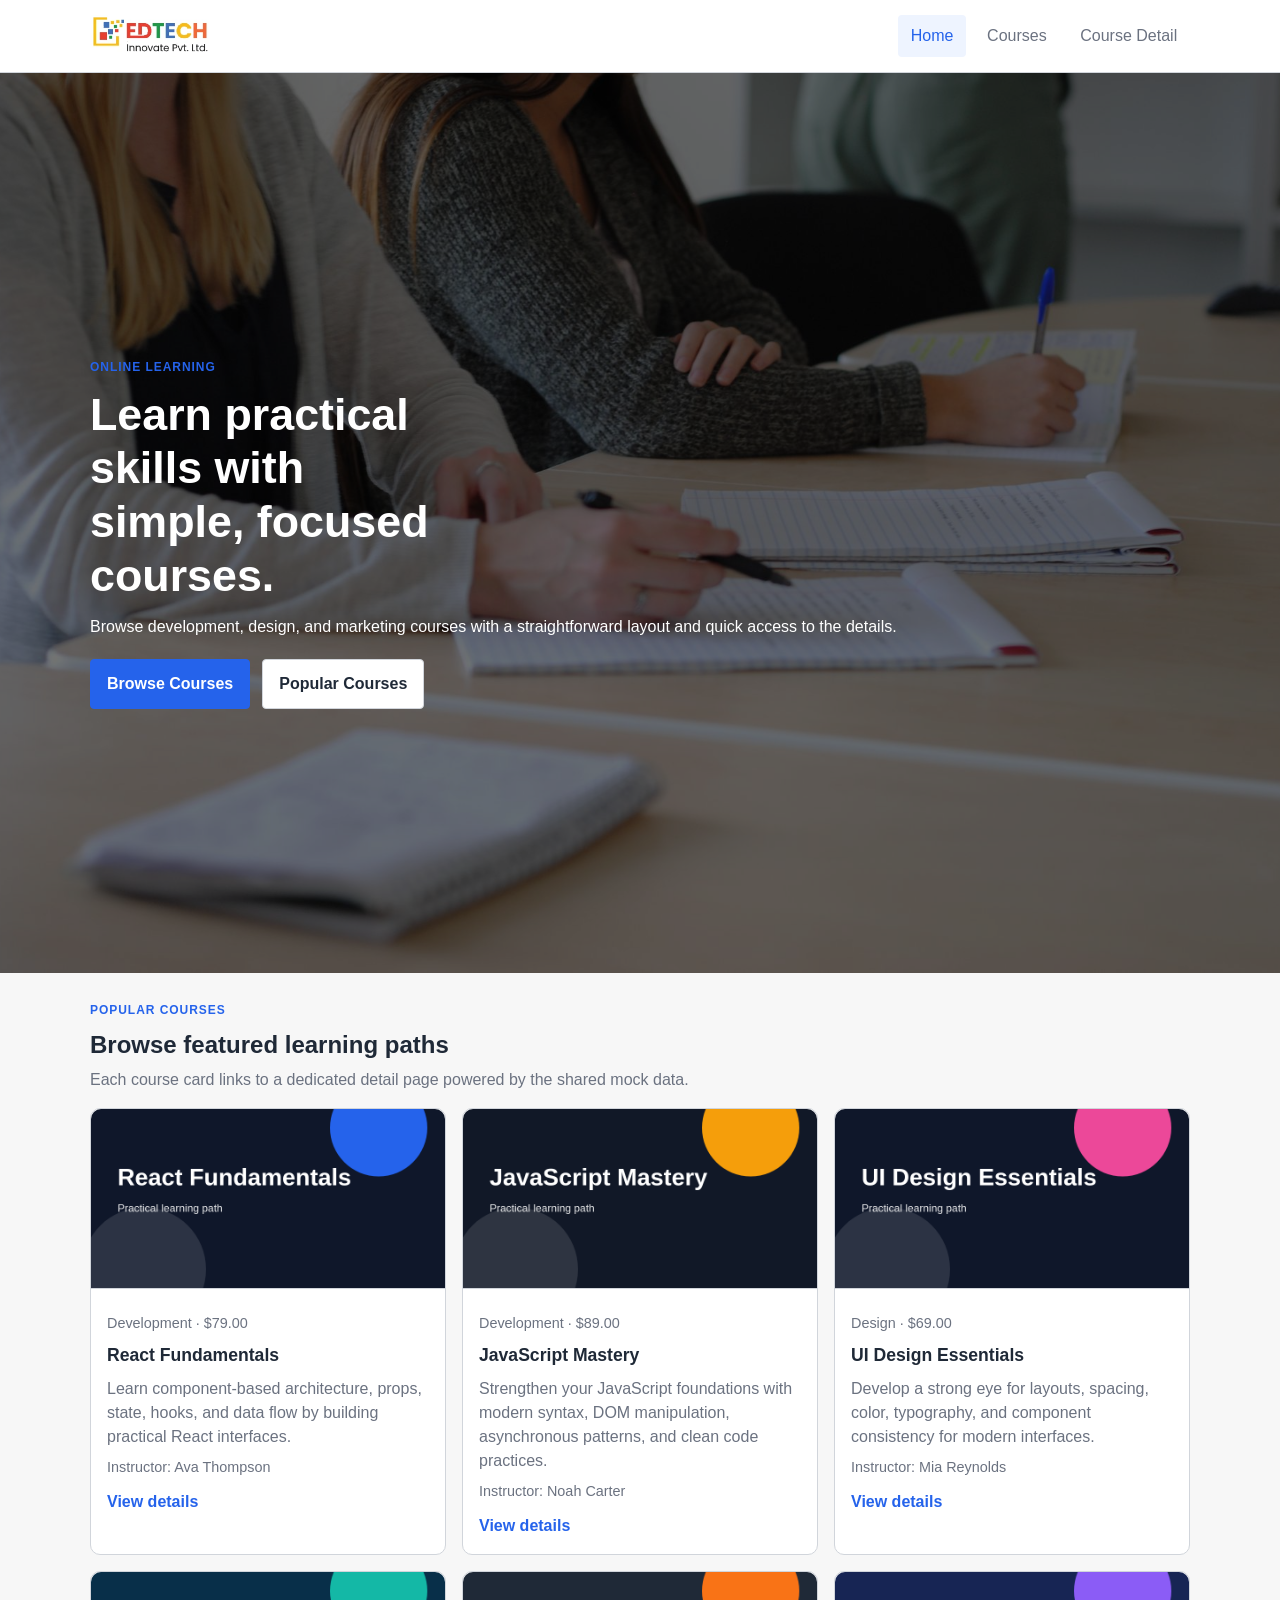
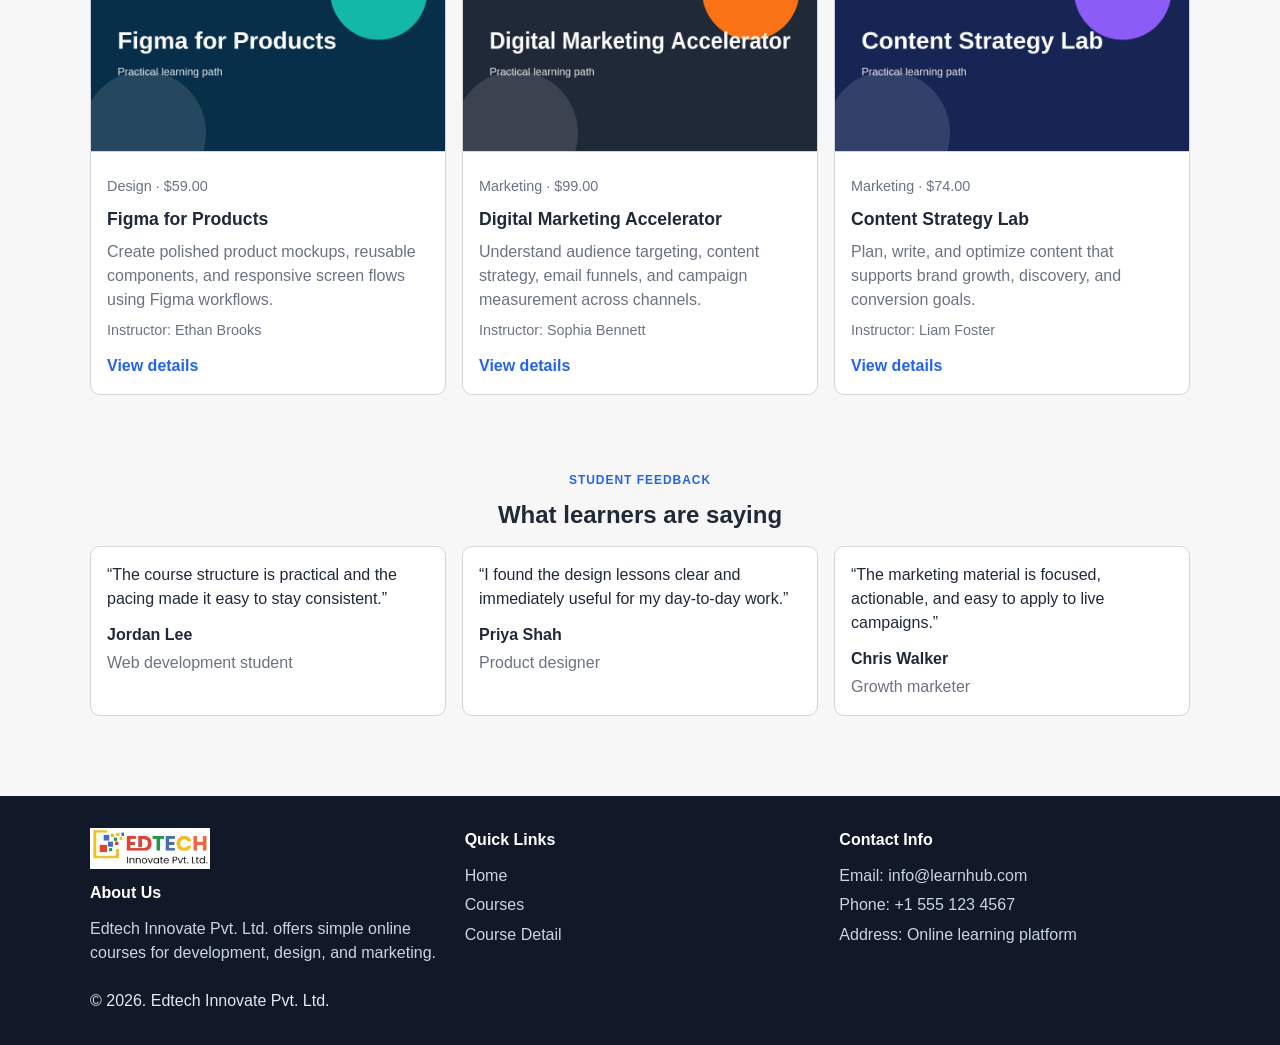
<file: index.html>
<!DOCTYPE html>
<html lang="en">

<head>
    <meta charset="UTF-8">
    <meta name="viewport" content="width=device-width, initial-scale=1.0">
    <title>LearnHub | Home</title>
    <link rel="preconnect" href="https://fonts.googleapis.com">
    <link rel="preconnect" href="https://fonts.gstatic.com" crossorigin>
    <link href="https://fonts.googleapis.com/css2?family=Manrope:wght@400;500;600;700;800&display=swap"
        rel="stylesheet">
    <link rel="stylesheet" href="css/style.css">
    <script src="js/courses.js" defer></script>
    <script src="js/script.js" defer></script>
</head>

<body>
    <header class="site-header">
        <div class="container nav-bar">
            <a href="index.html" class="brand" aria-label="LearnHub home">
                <img src="assests/updated-logo.webp" alt="LearnHub logo" class="brand-logo">
            </a>
            <button id="mobile-menu-button" class="menu-button" type="button" aria-controls="mobile-menu"
                aria-expanded="false">
                <span class="sr-only">Toggle menu</span>
                <span></span>
                <span></span>
                <span></span>
            </button>
            <nav class="desktop-nav" aria-label="Primary navigation">
                <a href="index.html" class="nav-link is-current">Home</a>
                <a href="courses.html" class="nav-link">Courses</a>
                <a href="course-detail.html?id=react-fundamentals" class="nav-link">Course Detail</a>
            </nav>
        </div>
        <div id="mobile-menu" class="mobile-nav hidden" aria-label="Mobile navigation">
            <a href="index.html" class="nav-link is-current">Home</a>
            <a href="courses.html" class="nav-link">Courses</a>
            <a href="course-detail.html?id=react-fundamentals" class="nav-link">Course Detail</a>
        </div>
    </header>

    <main>
        <section class="hero-section">
            <div class="container hero-grid">
                <div class="hero-copy">
                    <span class="eyebrow">Online learning</span>
                    <h1>Learn practical skills with simple, focused courses.</h1>
                    <p>Browse development, design, and marketing courses with a straightforward layout and quick access
                        to the details.</p>
                    <div class="hero-actions">
                        <a href="courses.html" class="button button-primary">Browse Courses</a>
                        <a href="#featured-courses" class="button button-secondary">Popular Courses</a>
                    </div>
                </div>
            </div>
        </section>

        <section class="section-block" id="featured-courses">
            <div class="container section-heading">
                <div>
                    <span class="eyebrow">Popular courses</span>
                    <h2>Browse featured learning paths</h2>
                </div>
                <p>Each course card links to a dedicated detail page powered by the shared mock data.</p>
            </div>
            <div class="container">
                <div id="featured-courses-grid" class="course-grid"></div>
            </div>
        </section>

        <section class="section-block testimonials-section">
            <div class="container section-heading centered">
                <div>
                    <span class="eyebrow">Student feedback</span>
                    <h2>What learners are saying</h2>
                </div>
            </div>
            <div class="container testimonial-grid">
                <article class="testimonial-card">
                    <p>“The course structure is practical and the pacing made it easy to stay consistent.”</p>
                    <strong>Jordan Lee</strong>
                    <span>Web development student</span>
                </article>
                <article class="testimonial-card">
                    <p>“I found the design lessons clear and immediately useful for my day-to-day work.”</p>
                    <strong>Priya Shah</strong>
                    <span>Product designer</span>
                </article>
                <article class="testimonial-card">
                    <p>“The marketing material is focused, actionable, and easy to apply to live campaigns.”</p>
                    <strong>Chris Walker</strong>
                    <span>Growth marketer</span>
                </article>
            </div>
        </section>
    </main>

    <footer class="site-footer">
        <div class="container footer-grid">
            <div class="footer-col">
                <img src="assests/updated-logo.webp" alt="LearnHub logo" class="footer-logo">
                <h3>About Us</h3>
                <p>Edtech Innovate Pvt. Ltd. offers simple online courses for development, design, and marketing.</p>
            </div>
            <div class="footer-col">
                <h3>Quick Links</h3>
                <a href="index.html">Home</a>
                <a href="courses.html">Courses</a>
                <a href="course-detail.html?id=react-fundamentals">Course Detail</a>
            </div>
            <div class="footer-col">
                <h3>Contact Info</h3>
                <p>Email: info@learnhub.com</p>
                <p>Phone: +1 555 123 4567</p>
                <p>Address: Online learning platform</p>
            </div>
            <div class="footer-col">© 2026. Edtech Innovate Pvt. Ltd.</div>
        </div>
    </footer>
</body>

</html>
</file>
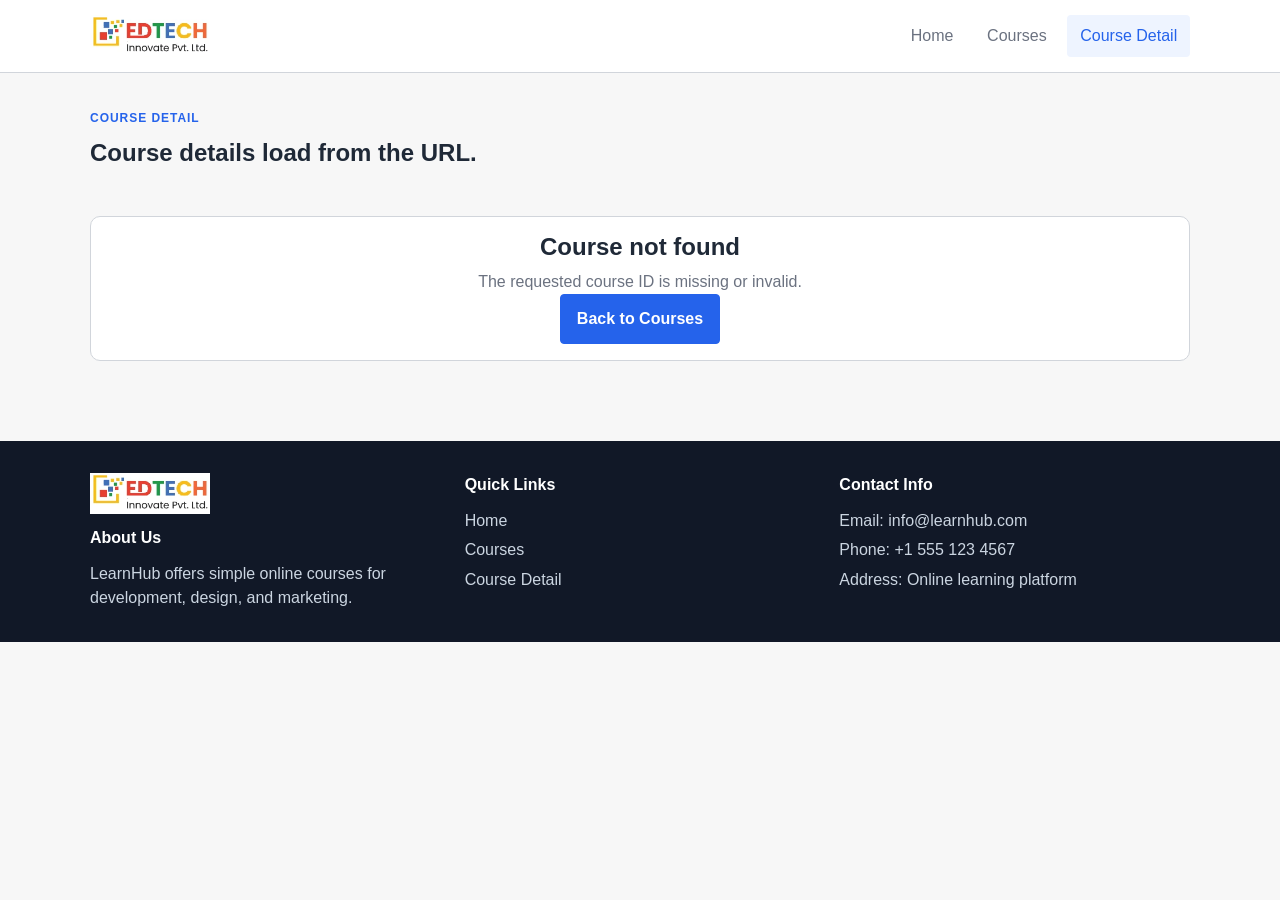
<file: course-detail.html>
<!DOCTYPE html>
<html lang="en">

<head>
    <meta charset="UTF-8">
    <meta name="viewport" content="width=device-width, initial-scale=1.0">
    <title>LearnHub | Course Detail</title>
    <link rel="preconnect" href="https://fonts.googleapis.com">
    <link rel="preconnect" href="https://fonts.gstatic.com" crossorigin>
    <link href="https://fonts.googleapis.com/css2?family=Manrope:wght@400;500;600;700;800&display=swap"
        rel="stylesheet">
    <link rel="stylesheet" href="css/style.css">
    <script src="js/courses.js" defer></script>
    <script src="js/script.js" defer></script>
</head>

<body>
    <header class="site-header">
        <div class="container nav-bar">
            <a href="index.html" class="brand" aria-label="LearnHub home">
                <img src="assests/updated-logo.webp" alt="LearnHub logo" class="brand-logo">
            </a>
            <button id="mobile-menu-button" class="menu-button" type="button" aria-controls="mobile-menu"
                aria-expanded="false">
                <span class="sr-only">Toggle menu</span>
                <span></span>
                <span></span>
                <span></span>
            </button>
            <nav class="desktop-nav" aria-label="Primary navigation">
                <a href="index.html" class="nav-link">Home</a>
                <a href="courses.html" class="nav-link">Courses</a>
                <a href="course-detail.html?id=react-fundamentals" class="nav-link is-current">Course Detail</a>
            </nav>
        </div>
        <div id="mobile-menu" class="mobile-nav hidden" aria-label="Mobile navigation">
            <a href="index.html" class="nav-link">Home</a>
            <a href="courses.html" class="nav-link">Courses</a>
            <a href="course-detail.html?id=react-fundamentals" class="nav-link is-current">Course Detail</a>
        </div>
    </header>

    <main>
        <section class="page-hero compact-hero">
            <div class="container">
                <span class="eyebrow">Course detail</span>
                <h1>Course details load from the URL.</h1>
            </div>
        </section>

        <section class="section-block">
            <div class="container" id="course-detail"></div>
        </section>
    </main>

    <footer class="site-footer">
        <div class="container footer-grid">
            <div class="footer-col">
                <img src="assests/updated-logo.webp" alt="LearnHub logo" class="footer-logo">
                <h3>About Us</h3>
                <p>LearnHub offers simple online courses for development, design, and marketing.</p>
            </div>
            <div class="footer-col">
                <h3>Quick Links</h3>
                <a href="index.html">Home</a>
                <a href="courses.html">Courses</a>
                <a href="course-detail.html?id=react-fundamentals">Course Detail</a>
            </div>
            <div class="footer-col">
                <h3>Contact Info</h3>
                <p>Email: info@learnhub.com</p>
                <p>Phone: +1 555 123 4567</p>
                <p>Address: Online learning platform</p>
            </div>
        </div>
    </footer>
</body>

</html>
</file>
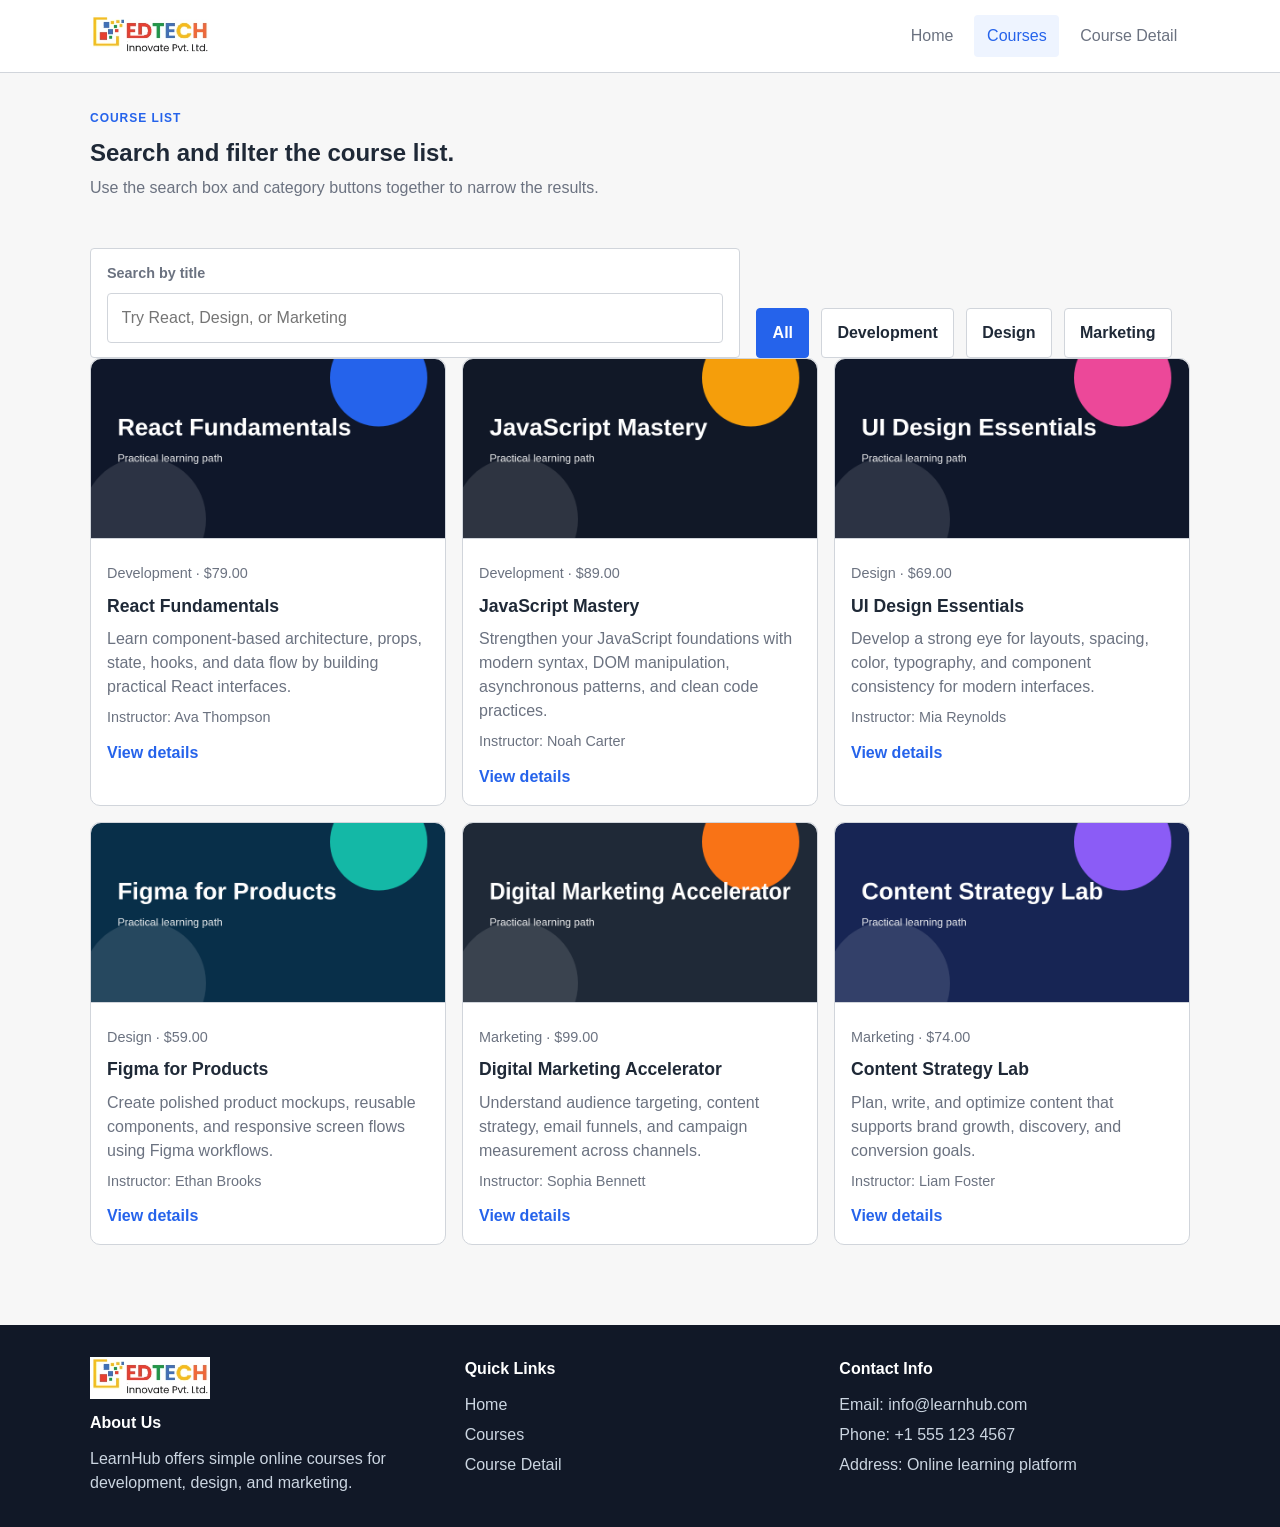
<file: courses.html>
<!DOCTYPE html>
<html lang="en">

<head>
    <meta charset="UTF-8">
    <meta name="viewport" content="width=device-width, initial-scale=1.0">
    <title>LearnHub | Courses</title>
    <link rel="preconnect" href="https://fonts.googleapis.com">
    <link rel="preconnect" href="https://fonts.gstatic.com" crossorigin>
    <link href="https://fonts.googleapis.com/css2?family=Manrope:wght@400;500;600;700;800&display=swap"
        rel="stylesheet">
    <link rel="stylesheet" href="css/style.css">
    <script src="js/courses.js" defer></script>
    <script src="js/script.js" defer></script>
</head>

<body>
    <header class="site-header">
        <div class="container nav-bar">
            <a href="index.html" class="brand" aria-label="LearnHub home">
                <img src="assests/updated-logo.webp" alt="LearnHub logo" class="brand-logo">
            </a>
            <button id="mobile-menu-button" class="menu-button" type="button" aria-controls="mobile-menu"
                aria-expanded="false">
                <span class="sr-only">Toggle menu</span>
                <span></span>
                <span></span>
                <span></span>
            </button>
            <nav class="desktop-nav" aria-label="Primary navigation">
                <a href="index.html" class="nav-link">Home</a>
                <a href="courses.html" class="nav-link is-current">Courses</a>
                <a href="course-detail.html?id=react-fundamentals" class="nav-link">Course Detail</a>
            </nav>
        </div>
        <div id="mobile-menu" class="mobile-nav hidden" aria-label="Mobile navigation">
            <a href="index.html" class="nav-link">Home</a>
            <a href="courses.html" class="nav-link is-current">Courses</a>
            <a href="course-detail.html?id=react-fundamentals" class="nav-link">Course Detail</a>
        </div>
    </header>

    <main>
        <section class="page-hero compact-hero">
            <div class="container">
                <span class="eyebrow">Course list</span>
                <h1>Search and filter the course list.</h1>
                <p>Use the search box and category buttons together to narrow the results.</p>
            </div>
        </section>

        <section class="section-block">
            <div class="container listing-toolbar">
                <label class="search-field" for="course-search">
                    <span>Search by title</span>
                    <input id="course-search" type="search" placeholder="Try React, Design, or Marketing"
                        autocomplete="off">
                </label>
                <div class="filter-group" role="group" aria-label="Category filters">
                    <button type="button" class="filter-button is-active" data-category-filter="All"
                        aria-pressed="true">All</button>
                    <button type="button" class="filter-button" data-category-filter="Development"
                        aria-pressed="false">Development</button>
                    <button type="button" class="filter-button" data-category-filter="Design"
                        aria-pressed="false">Design</button>
                    <button type="button" class="filter-button" data-category-filter="Marketing"
                        aria-pressed="false">Marketing</button>
                </div>
            </div>
            <div class="container mt-5">
                <div id="course-list" class="course-grid mt-5"></div>
            </div>
        </section>
    </main>

    <footer class="site-footer">
        <div class="container footer-grid">
            <div class="footer-col">
                <img src="assests/updated-logo.webp" alt="LearnHub logo" class="footer-logo">
                <h3>About Us</h3>
                <p>LearnHub offers simple online courses for development, design, and marketing.</p>
            </div>
            <div class="footer-col">
                <h3>Quick Links</h3>
                <a href="index.html">Home</a>
                <a href="courses.html">Courses</a>
                <a href="course-detail.html?id=react-fundamentals">Course Detail</a>
            </div>
            <div class="footer-col">
                <h3>Contact Info</h3>
                <p>Email: info@learnhub.com</p>
                <p>Phone: +1 555 123 4567</p>
                <p>Address: Online learning platform</p>
            </div>
        </div>
    </footer>
</body>

</html>
</file>
<file: css/style.css>
:root {
  --bg: #f7f7f7;
  --surface: #ffffff;
  --text: #1f2937;
  --muted: #6b7280;
  --line: #d1d5db;
  --primary: #2563eb;
  --container: 1100px;
}

* {
  box-sizing: border-box;
}

html {
  scroll-behavior: smooth;
}

body {
  margin: 0;
  font-family: Arial, Helvetica, sans-serif;
  background: var(--bg);
  color: var(--text);
  line-height: 1.5;
}

img {
  display: block;
  max-width: 100%;
}

a {
  color: inherit;
  text-decoration: none;
}

button,
input {
  font: inherit;
}

button {
  cursor: pointer;
}

.container {
  width: min(calc(100% - 2rem), var(--container));
  margin: 0 auto;
}

.hidden {
  display: none !important;
}

.sr-only {
  position: absolute;
  width: 1px;
  height: 1px;
  padding: 0;
  margin: -1px;
  overflow: hidden;
  clip: rect(0, 0, 0, 0);
  white-space: nowrap;
  border: 0;
}

.site-header {
  position: sticky;
  top: 0;
  z-index: 20;
  background: #fff;
  border-bottom: 1px solid var(--line);
}

.site-footer {
  background: #111827;
  color: #e5e7eb;
  margin-top: 2rem;
}

.nav-bar {
  min-height: 72px;
  display: flex;
  align-items: center;
  justify-content: space-between;
  gap: 1rem;
}

.brand-logo {
  width: 120px;
  height: auto;
}

.desktop-nav {
  display: none;
  align-items: center;
  gap: 0.5rem;
}

.nav-link {
  display: inline-flex;
  align-items: center;
  justify-content: center;
  padding: 0.55rem 0.8rem;
  border-radius: 4px;
  color: var(--muted);
}

.nav-link:hover,
.nav-link.is-current {
  color: var(--primary);
  background: #eef4ff;
}

.mobile-nav {
  display: grid;
  gap: 0.5rem;
  padding: 0 1rem 1rem;
}

.menu-button {
  width: 44px;
  height: 44px;
  display: inline-flex;
  flex-direction: column;
  justify-content: center;
  align-items: center;
  gap: 4px;
  border: 1px solid var(--line);
  border-radius: 4px;
  background: #fff;
}

.menu-button span {
  width: 18px;
  height: 2px;
  background: #111827;
  border-radius: 999px;
}
.hero-section {
  height: 100vh;
  display: flex;
  align-items: center;
  justify-content: center;
  width: 100%;
  position: relative;
  overflow: hidden;
  background-image: url("../assests/banner.jpg");
  background-size: cover;
  background-position: center;
  background-repeat: no-repeat;
}

.hero-section::before {
  content: "";
  position: absolute;
  inset: 0;
  background: rgba(0, 0, 0, 0.55);
  z-index: 0;
}

.hero-section > .container {
  position: relative;
  z-index: 1;
}

.hero-section,
.page-hero {
  padding: 2rem 0 1.5rem;
}

.hero-grid,
.detail-layout,
.course-grid,
.testimonial-grid,
#course-list,
#featured-courses-grid {
  display: grid;
  gap: 1rem;
}

.hero-copy h1,
.page-hero h1,
.section-heading h2,
.basic-card h1 {
  margin: 0;
  line-height: 1.2;
}

.hero-copy h1 {
  font-size: clamp(2rem, 5vw, 2.8rem);
  max-width: 14ch;
  color: #fff;
}

.hero-copy p {
  margin: 0.75rem 0 0;
  color: #fff;
}

.page-hero p,
.section-heading p,
.basic-card p,
.course-card-body p {
  margin: 0.5rem 0 0;
  color: var(--muted);
}

.eyebrow {
  display: inline-block;
  margin-bottom: 0.75rem;
  color: var(--primary);
  font-size: 0.75rem;
  font-weight: 700;
  text-transform: uppercase;
  letter-spacing: 0.08em;
}

.hero-actions,
.button-row,
.filter-group {
  display: flex;
  flex-wrap: wrap;
  gap: 0.75rem;
}

.hero-actions {
  margin-top: 1.25rem;
}

.button,
.filter-button,
.search-field input {
  border: 1px solid var(--line);
}

.button {
  display: inline-flex;
  align-items: center;
  justify-content: center;
  padding: 0.75rem 1rem;
  border-radius: 4px;
  background: #fff;
  font-weight: 700;
}

.button-primary {
  background: var(--primary);
  color: #fff;
  border-color: var(--primary);
}

.button-secondary {
  background: #fff;
}

.section-block {
  padding: 1.5rem 0 3rem;
}

.section-heading {
  margin-bottom: 1rem;
}

.section-heading.centered {
  text-align: center;
}

.search-field {
  display: grid;
  gap: 0.5rem;
  background: #fff;
  border: 1px solid var(--line);
  border-radius: 4px;
  padding: 0.9rem 1rem;
}

.search-field span {
  font-size: 0.9rem;
  font-weight: 700;
  color: var(--muted);
}

.search-field input {
  width: 100%;
  border-radius: 4px;
  padding: 0.75rem 0.85rem;
  background: #fff;
  color: var(--text);
}

.filter-button {
  padding: 0.75rem 0.95rem;
  border-radius: 4px;
  background: #fff;
  color: var(--text);
  font-weight: 700;
}

.filter-button.is-active,
.filter-button:hover {
  background: var(--primary);
  border-color: var(--primary);
  color: #fff;
}

.course-card,
.basic-card,
.testimonial-card {
  background: #fff;
  border: 1px solid var(--line);
  border-radius: 10px;
}

.course-card a {
  display: block;
  height: 100%;
}

.course-card img {
  width: 100%;
  height: 180px;
  object-fit: cover;
  border-bottom: 1px solid var(--line);
  border-top-left-radius: 10px;
  border-top-right-radius: 10px;
}

.course-card-body,
.basic-card {
  padding: 1rem;
}

.course-card-body h3 {
  margin: 0.5rem 0;
  font-size: 1.1rem;
}

.course-meta {
  margin: 0;
  color: var(--muted);
  font-size: 0.9rem;
}

.course-link {
  display: inline-block;
  margin-top: 0.75rem;
  color: var(--primary);
  font-weight: 700;
}

.basic-card-center {
  text-align: center;
}

.basic-card img {
  width: 100%;
  height: auto;
}

.status-message {
  min-height: 1.25rem;
  margin-top: 0.75rem;
  color: #166534;
}

.testimonial-card {
  padding: 1rem;
}

.testimonial-card p {
  margin: 0 0 0.75rem;
}

.testimonial-card strong,
.testimonial-card span {
  display: block;
}

.testimonial-card span {
  color: var(--muted);
  margin-top: 0.25rem;
}

.footer-inner {
  display: flex;
  flex-direction: column;
  gap: 0.5rem;
  padding: 1rem 0 2rem;
  border-top: 1px solid var(--line);
  color: var(--muted);
}

.footer-grid {
  display: grid;
  gap: 1.5rem;
  padding: 2rem 0;
}

.footer-col h3 {
  margin: 0 0 0.75rem;
  font-size: 1rem;
  color: #fff;
}

.footer-col p,
.footer-col a {
  margin: 0.35rem 0 0;
  color: #cbd5e1;
  display: block;
}

.footer-logo {
  width: 120px;
  height: auto;
  margin-bottom: 0.75rem;
}

@media (min-width: 640px) {
  .course-grid,
  .testimonial-grid,
  #course-list,
  #featured-courses-grid {
    grid-template-columns: repeat(2, minmax(0, 1fr));
  }

  .listing-toolbar {
    grid-template-columns: minmax(0, 1fr);
  }
}

@media (min-width: 768px) {
  .menu-button,
  .mobile-nav {
    display: none;
  }

  .desktop-nav {
    display: flex;
  }

  .hero-section {
    padding-top: 2.5rem;
  }

  .detail-layout {
    grid-template-columns: 1fr 1fr;
    align-items: start;
  }

  .listing-toolbar {
    display: grid;
    grid-template-columns: minmax(0, 1.2fr) minmax(0, 0.8fr);
    gap: 1rem;
    align-items: end;
  }

  .footer-grid {
    grid-template-columns: repeat(3, minmax(0, 1fr));
  }
}

@media (min-width: 1024px) {
  .course-grid,
  #course-list,
  #featured-courses-grid,
  .testimonial-grid {
    grid-template-columns: repeat(3, minmax(0, 1fr));
  }
}
</file>
